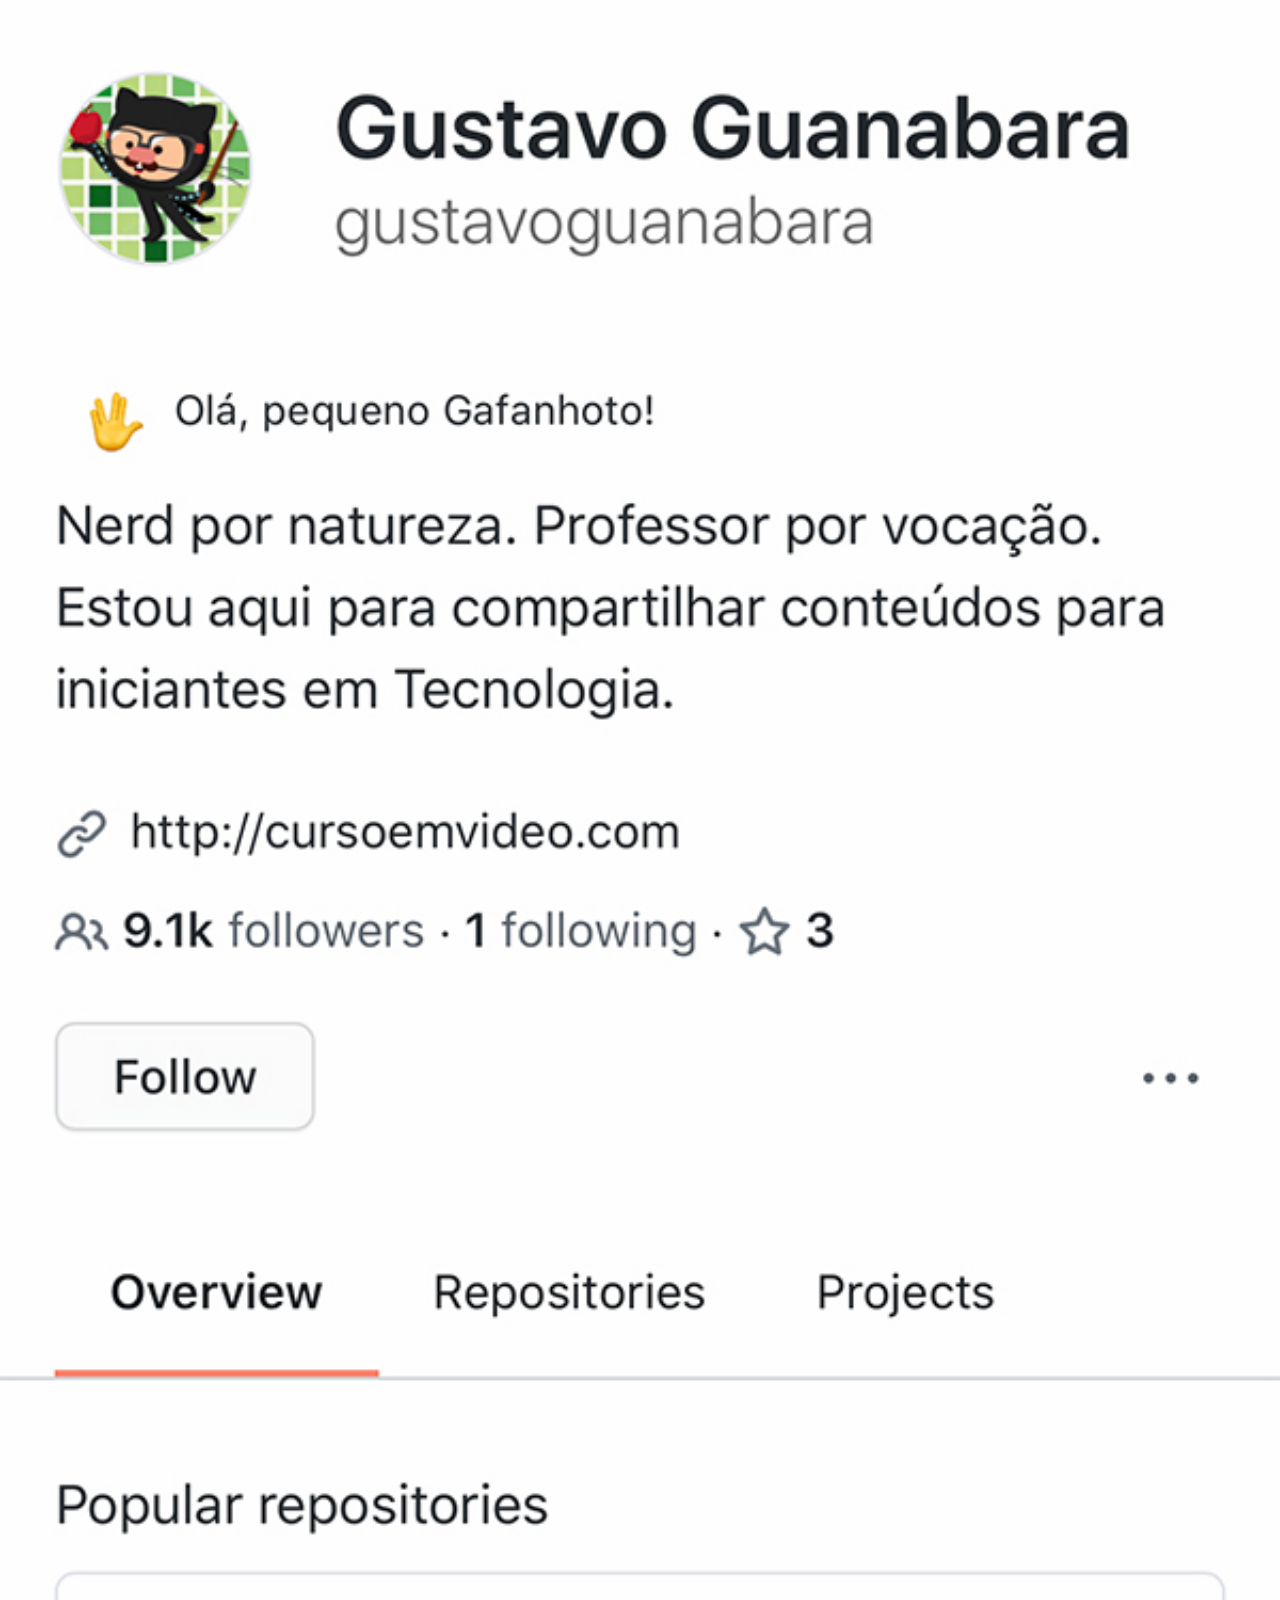
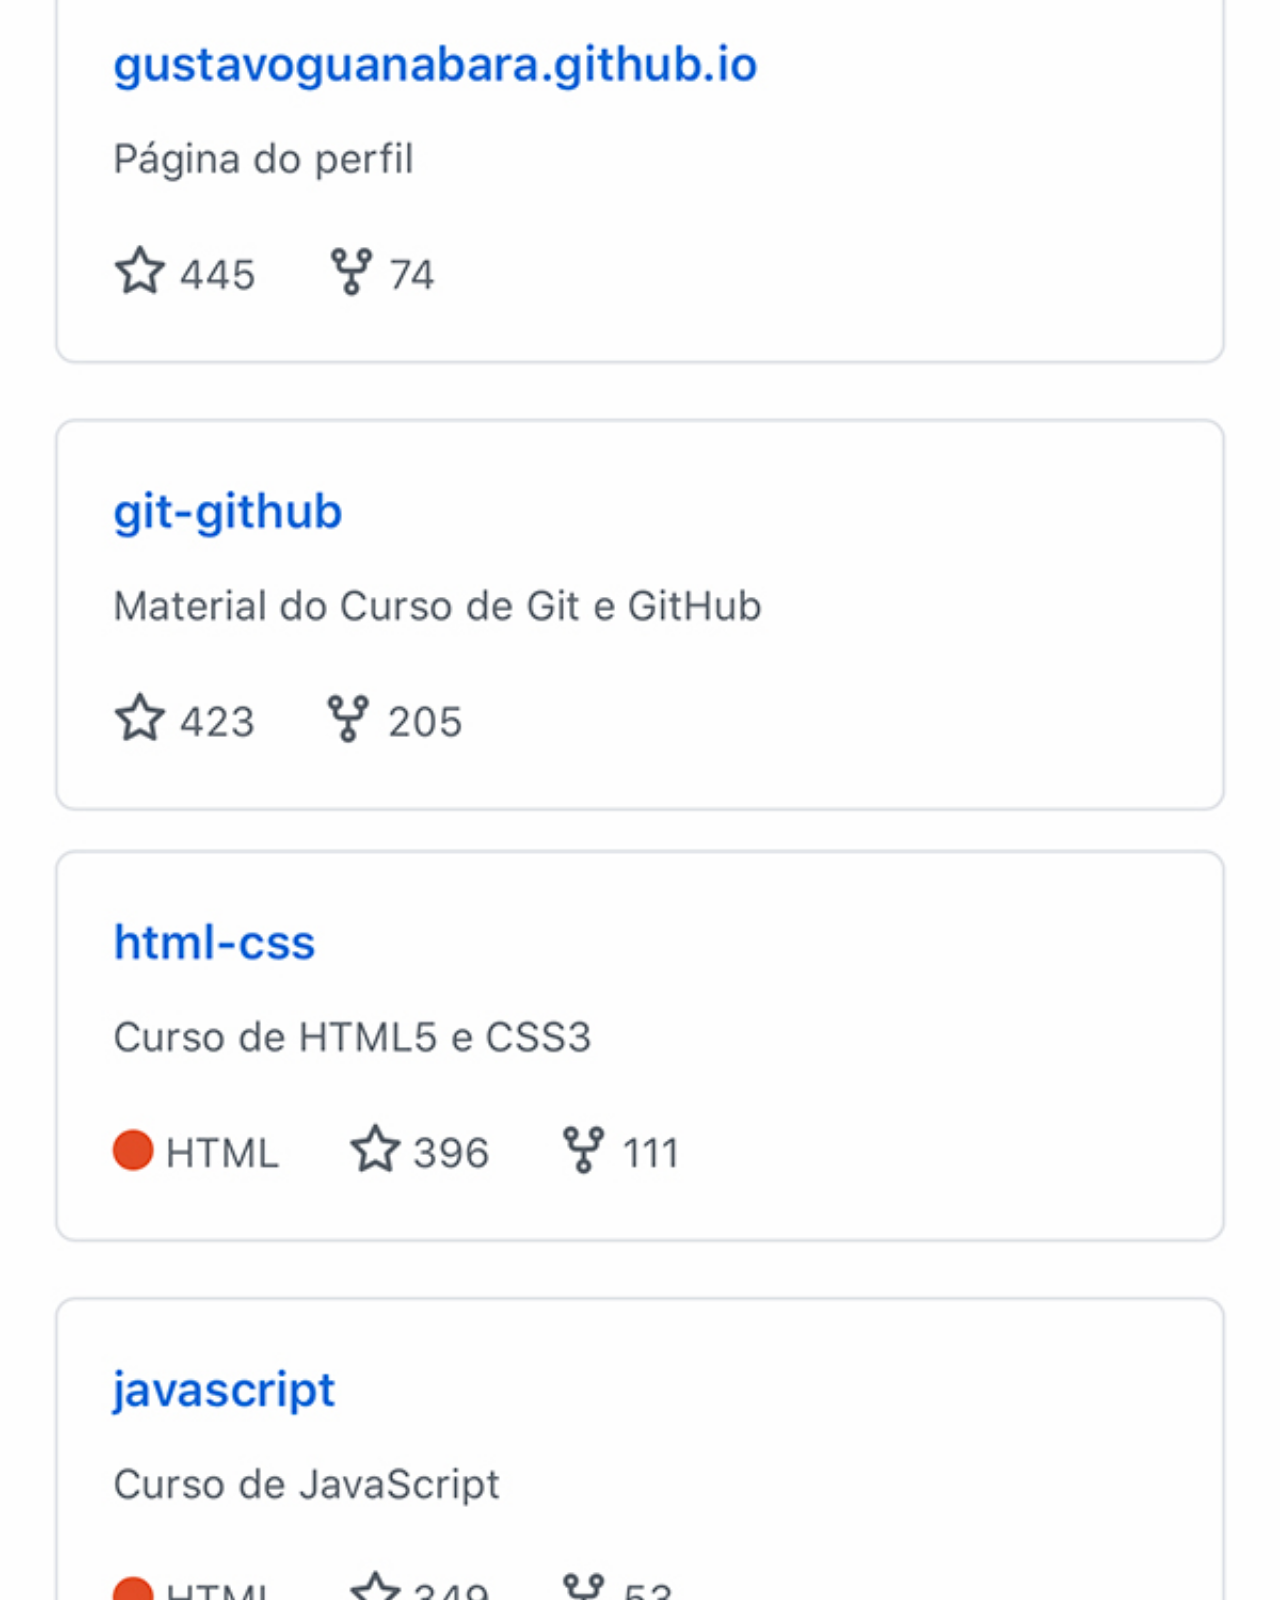
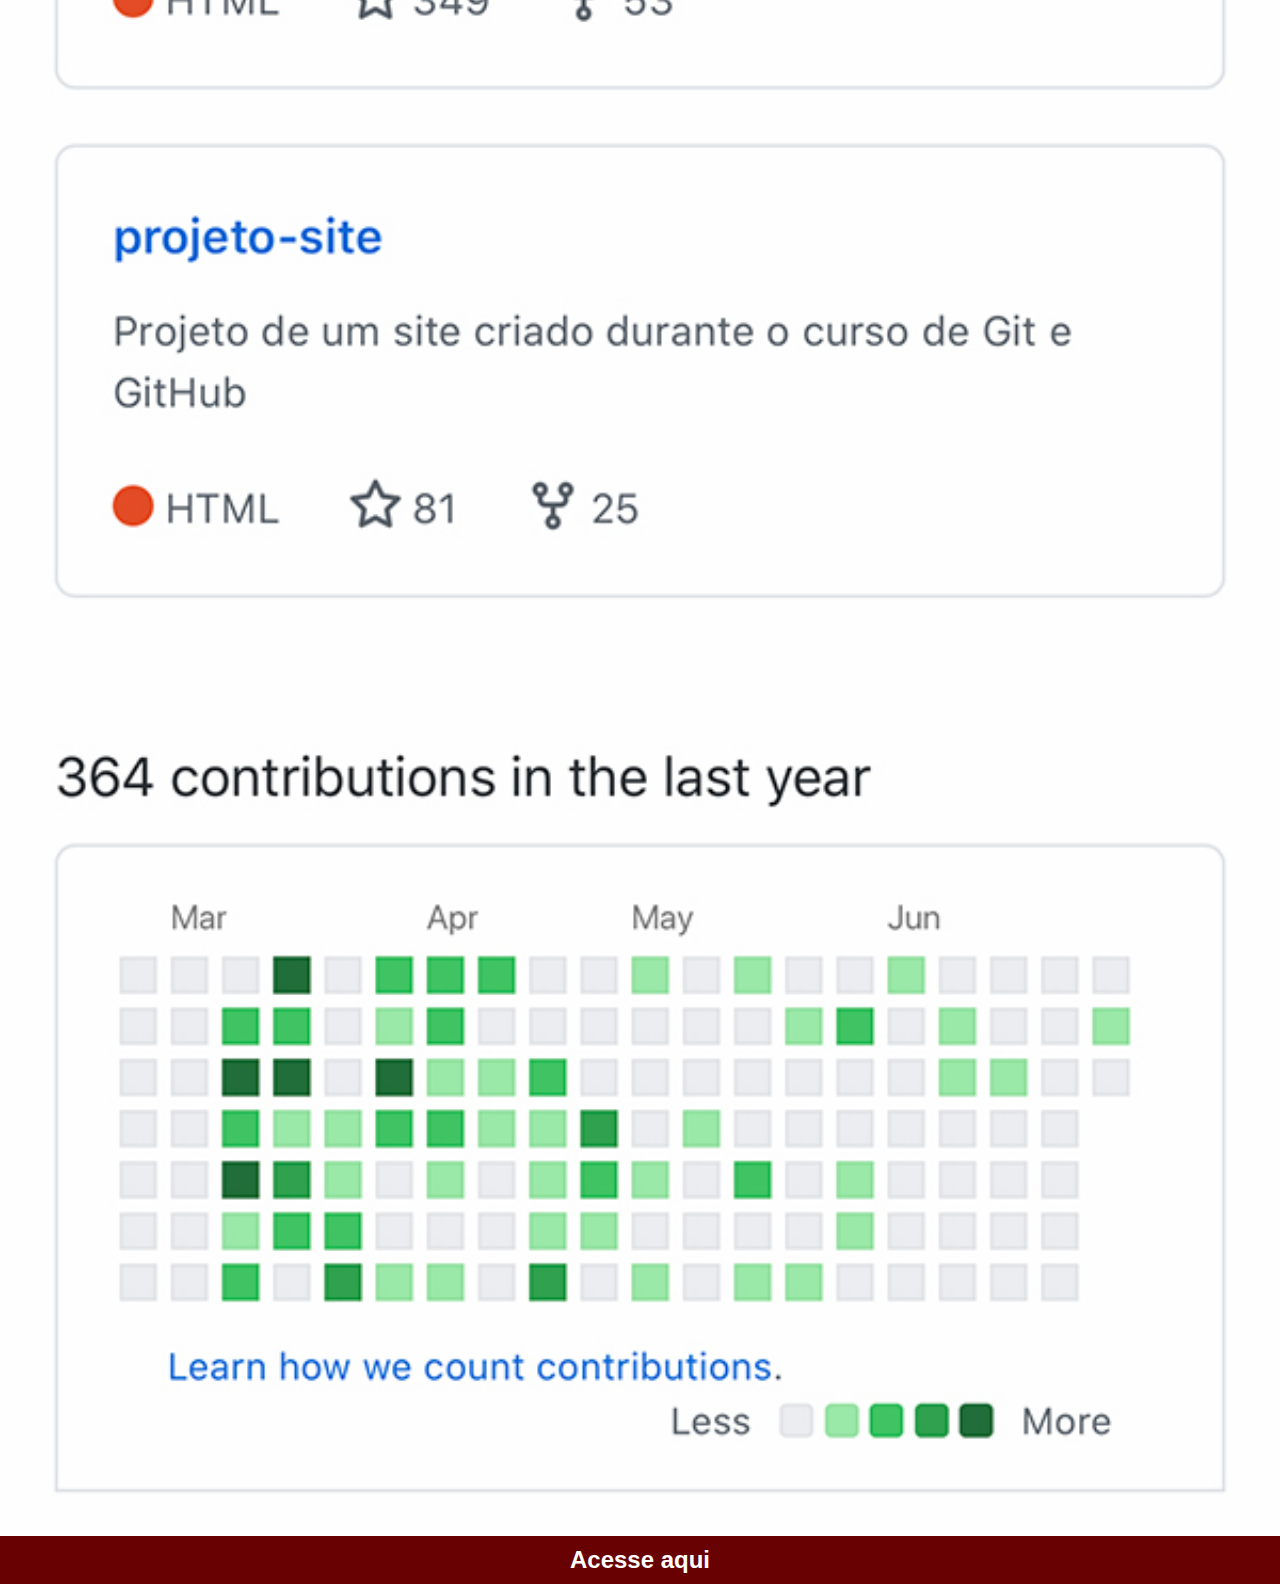
<file: github.html>
<!DOCTYPE html>
<html lang="pt-br">
<head>
    <meta charset="UTF-8">
    <meta http-equiv="X-UA-Compatible" content="IE=edge">
    <meta name="viewport" content="width=device-width, initial-scale=1.0">
    <link rel="stylesheet" href="estilos/social.css">
    <title>GitHub</title>
</head>
<body>
    <main>
        <img src="imagens/tela-github.jpg" alt="">
        <a href="https://github.com/correianeto" target="_blank">Acesse aqui</a>
    </main>
</body>
</html>
</file>
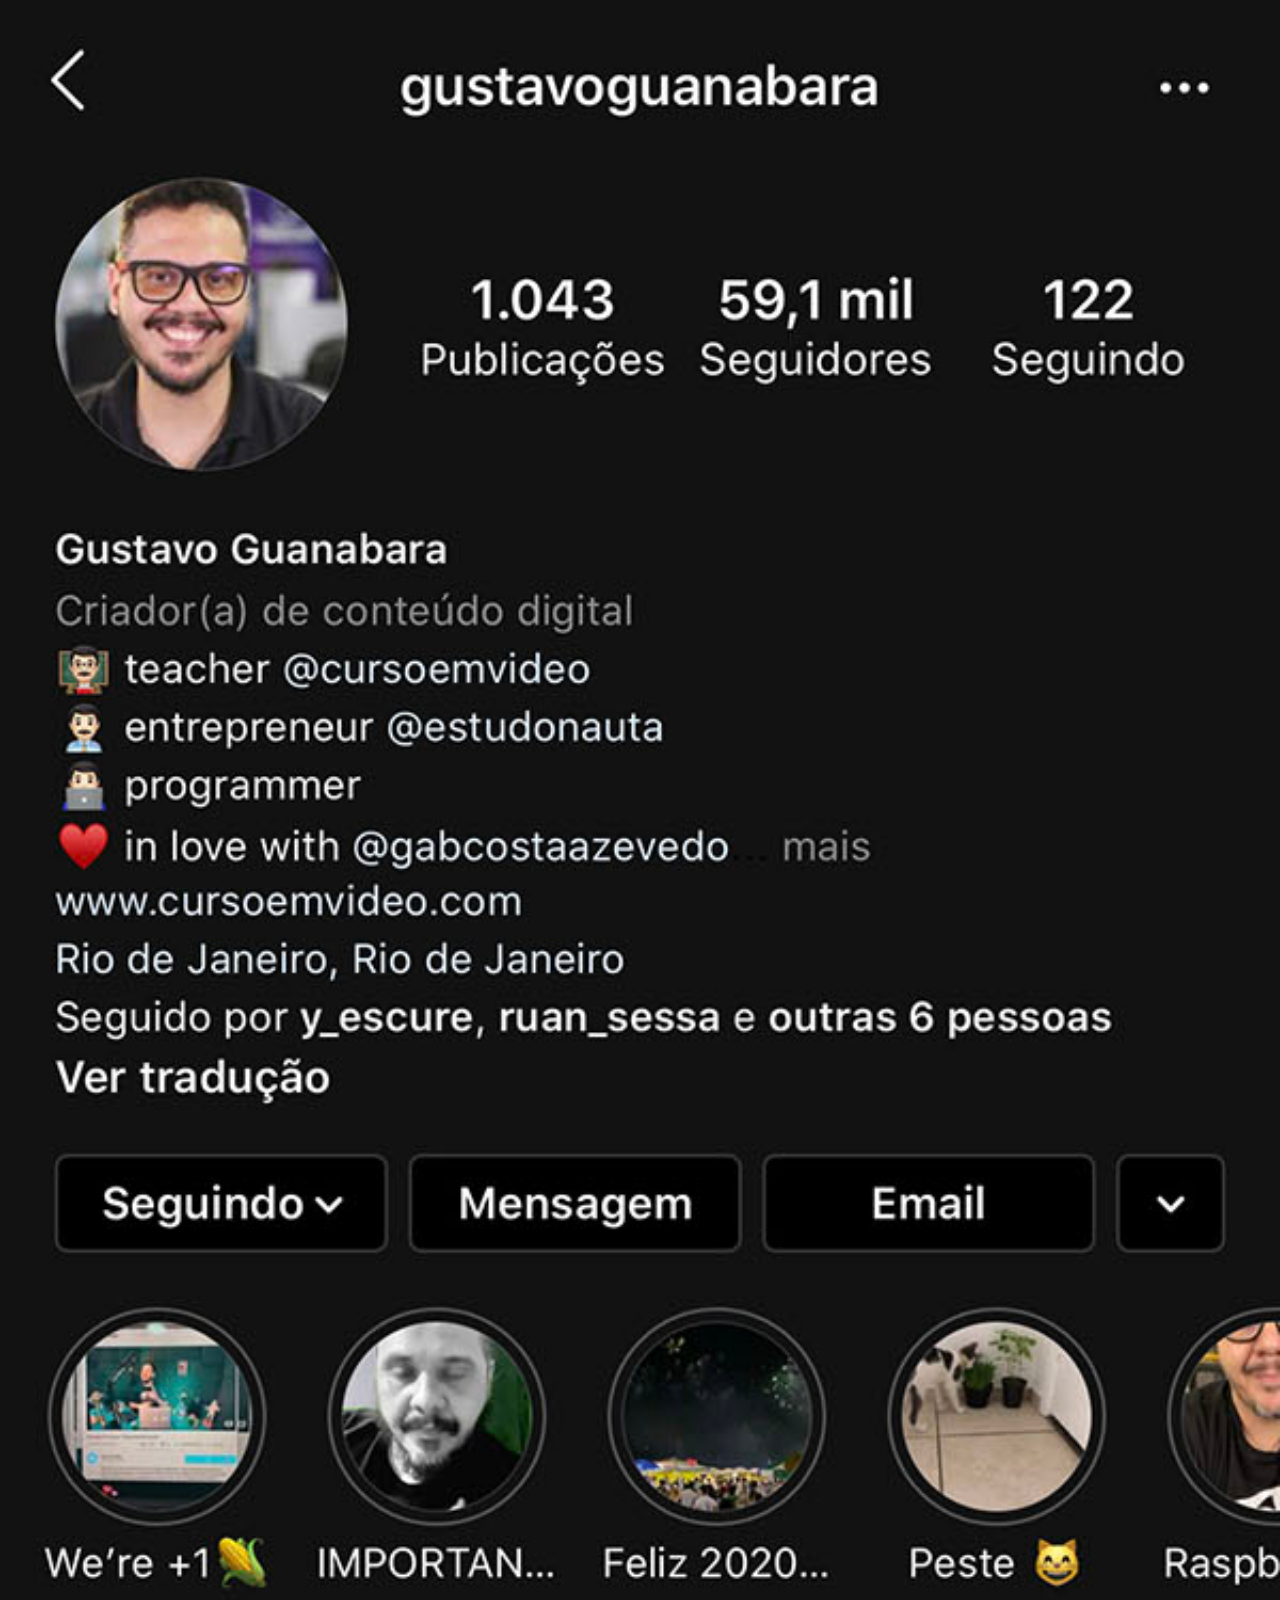
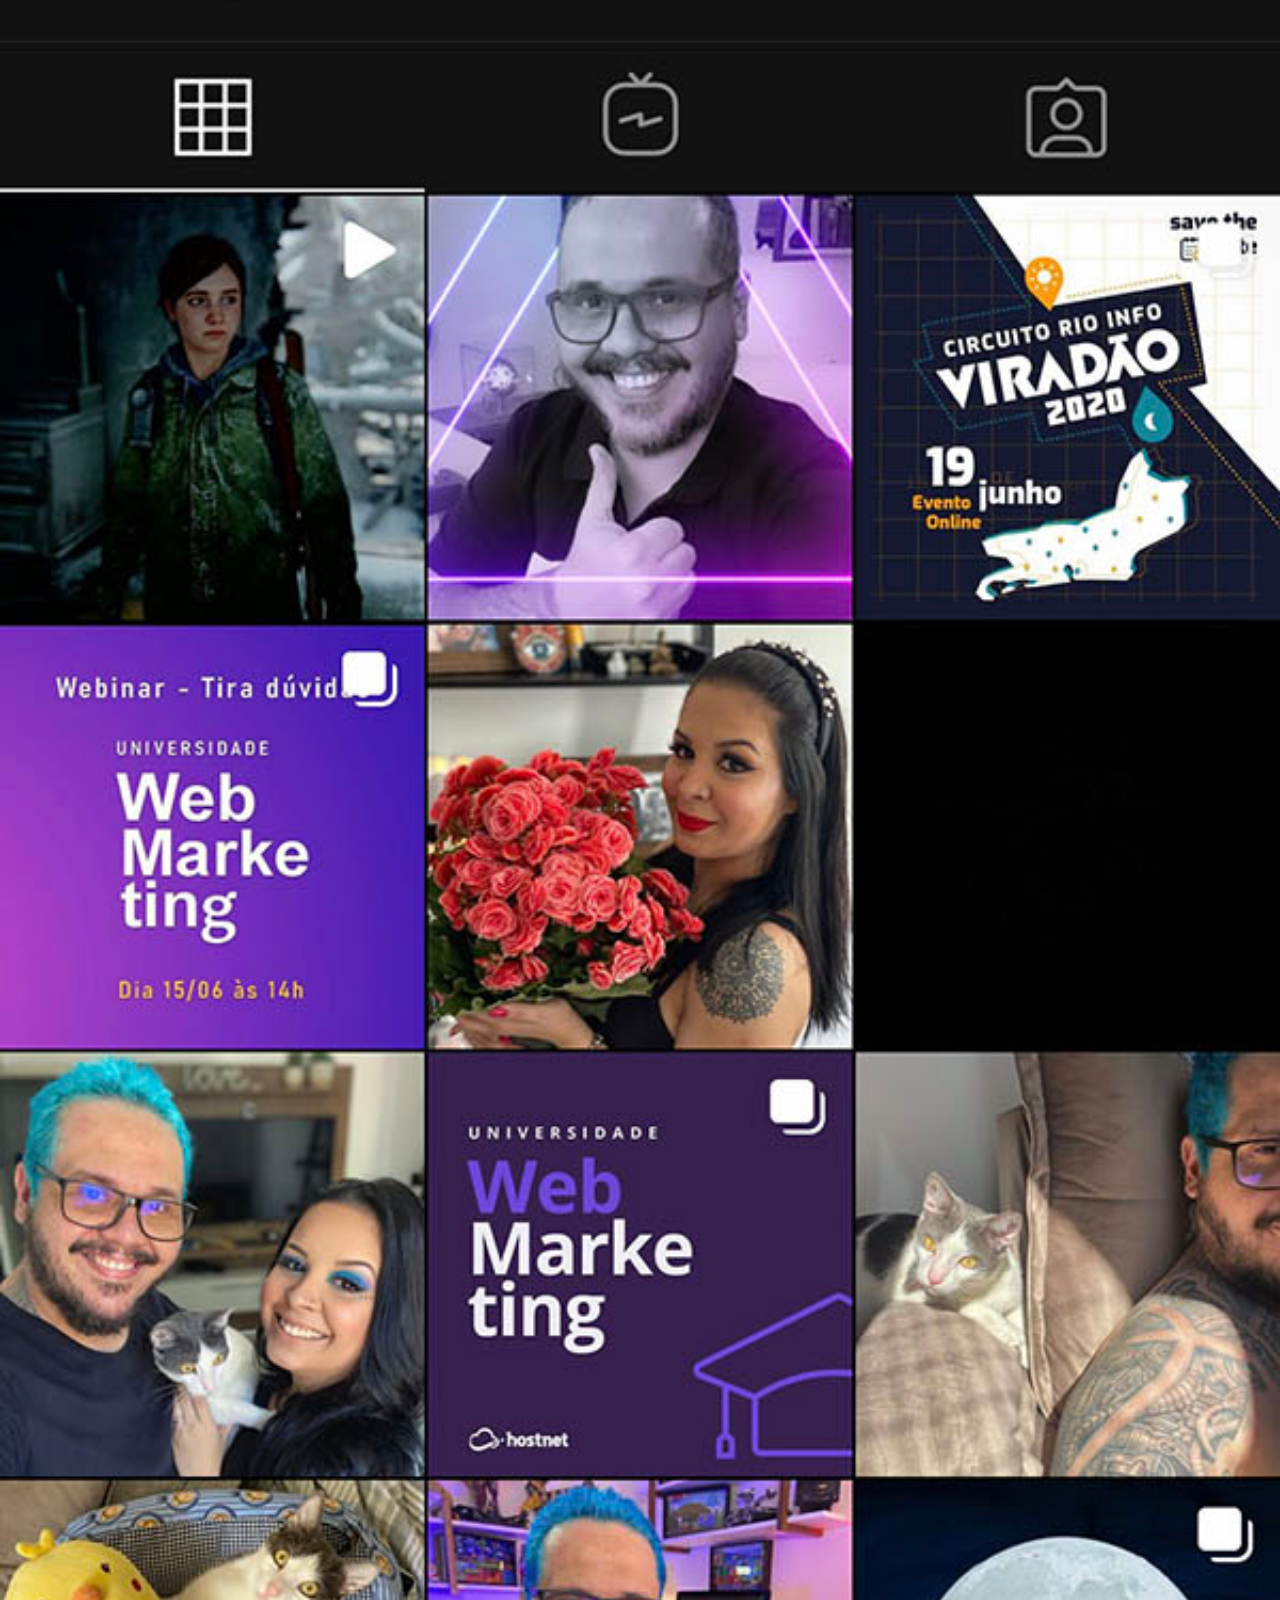
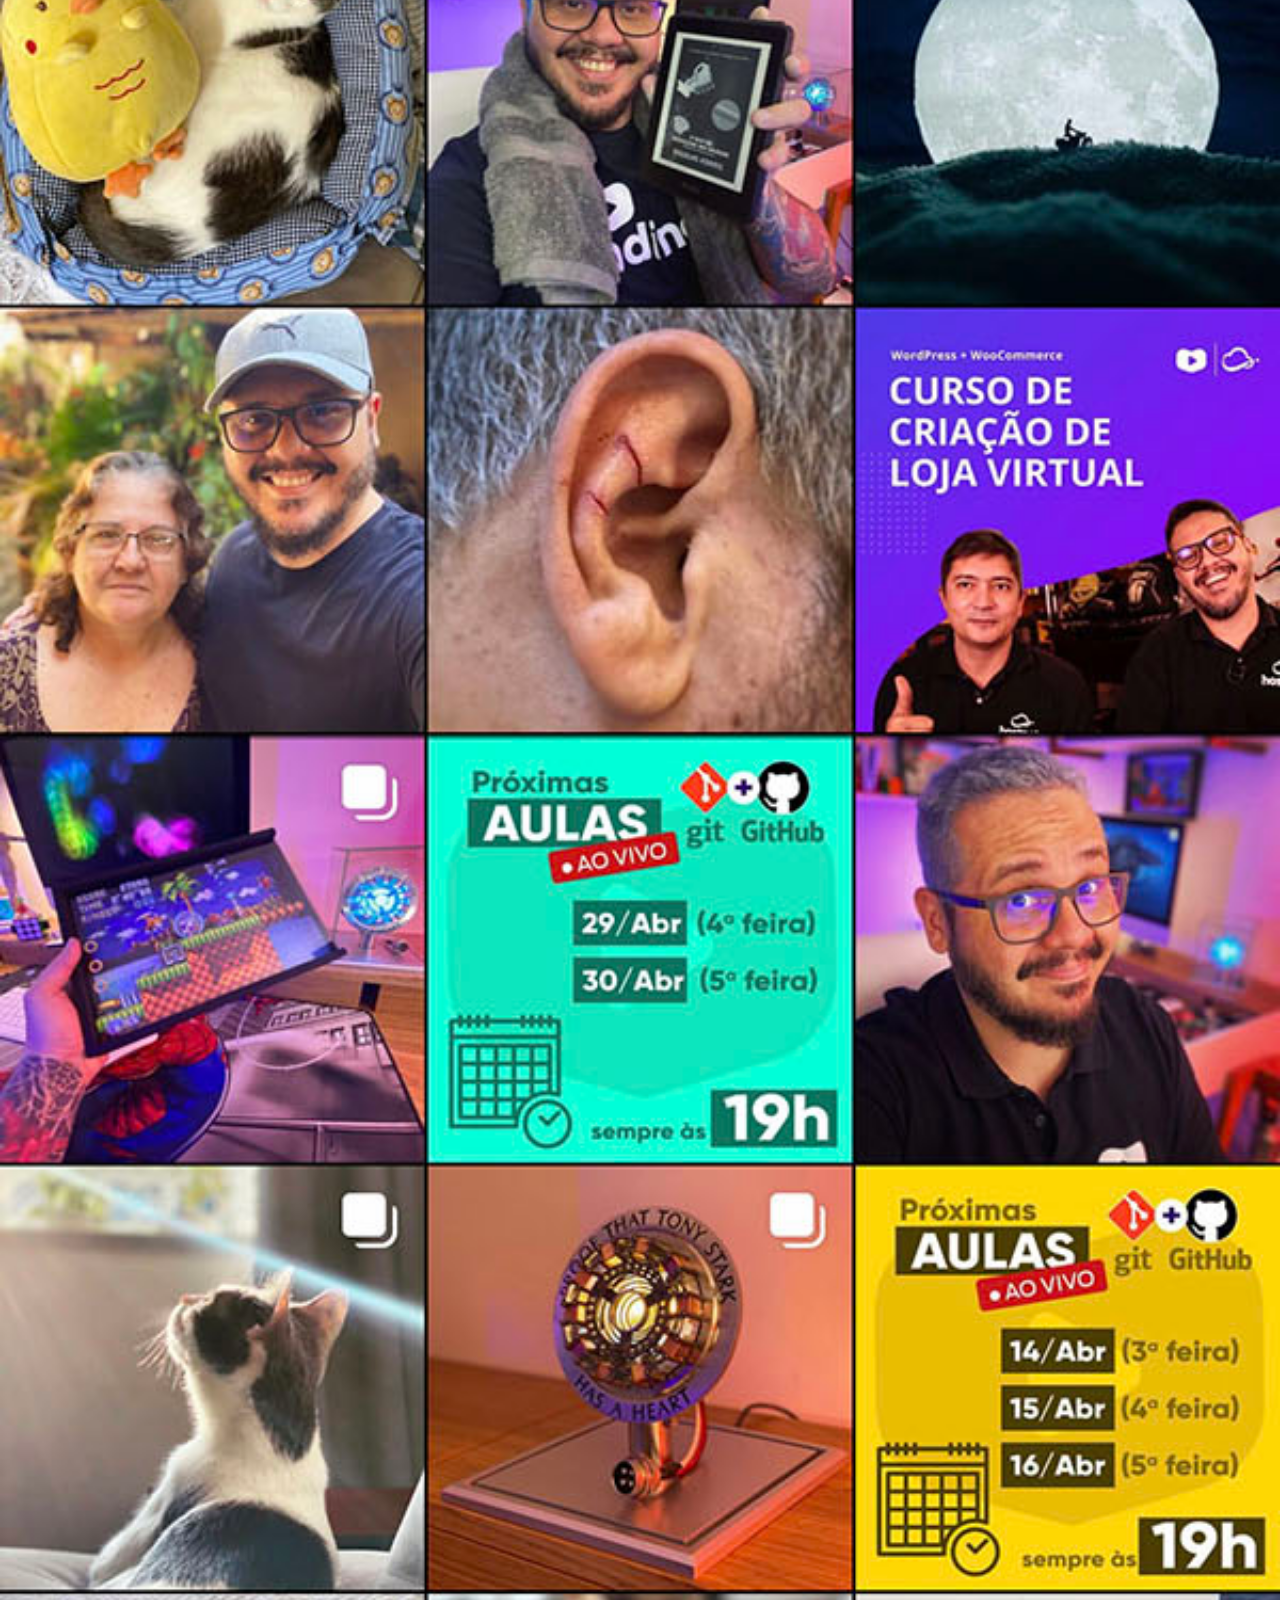
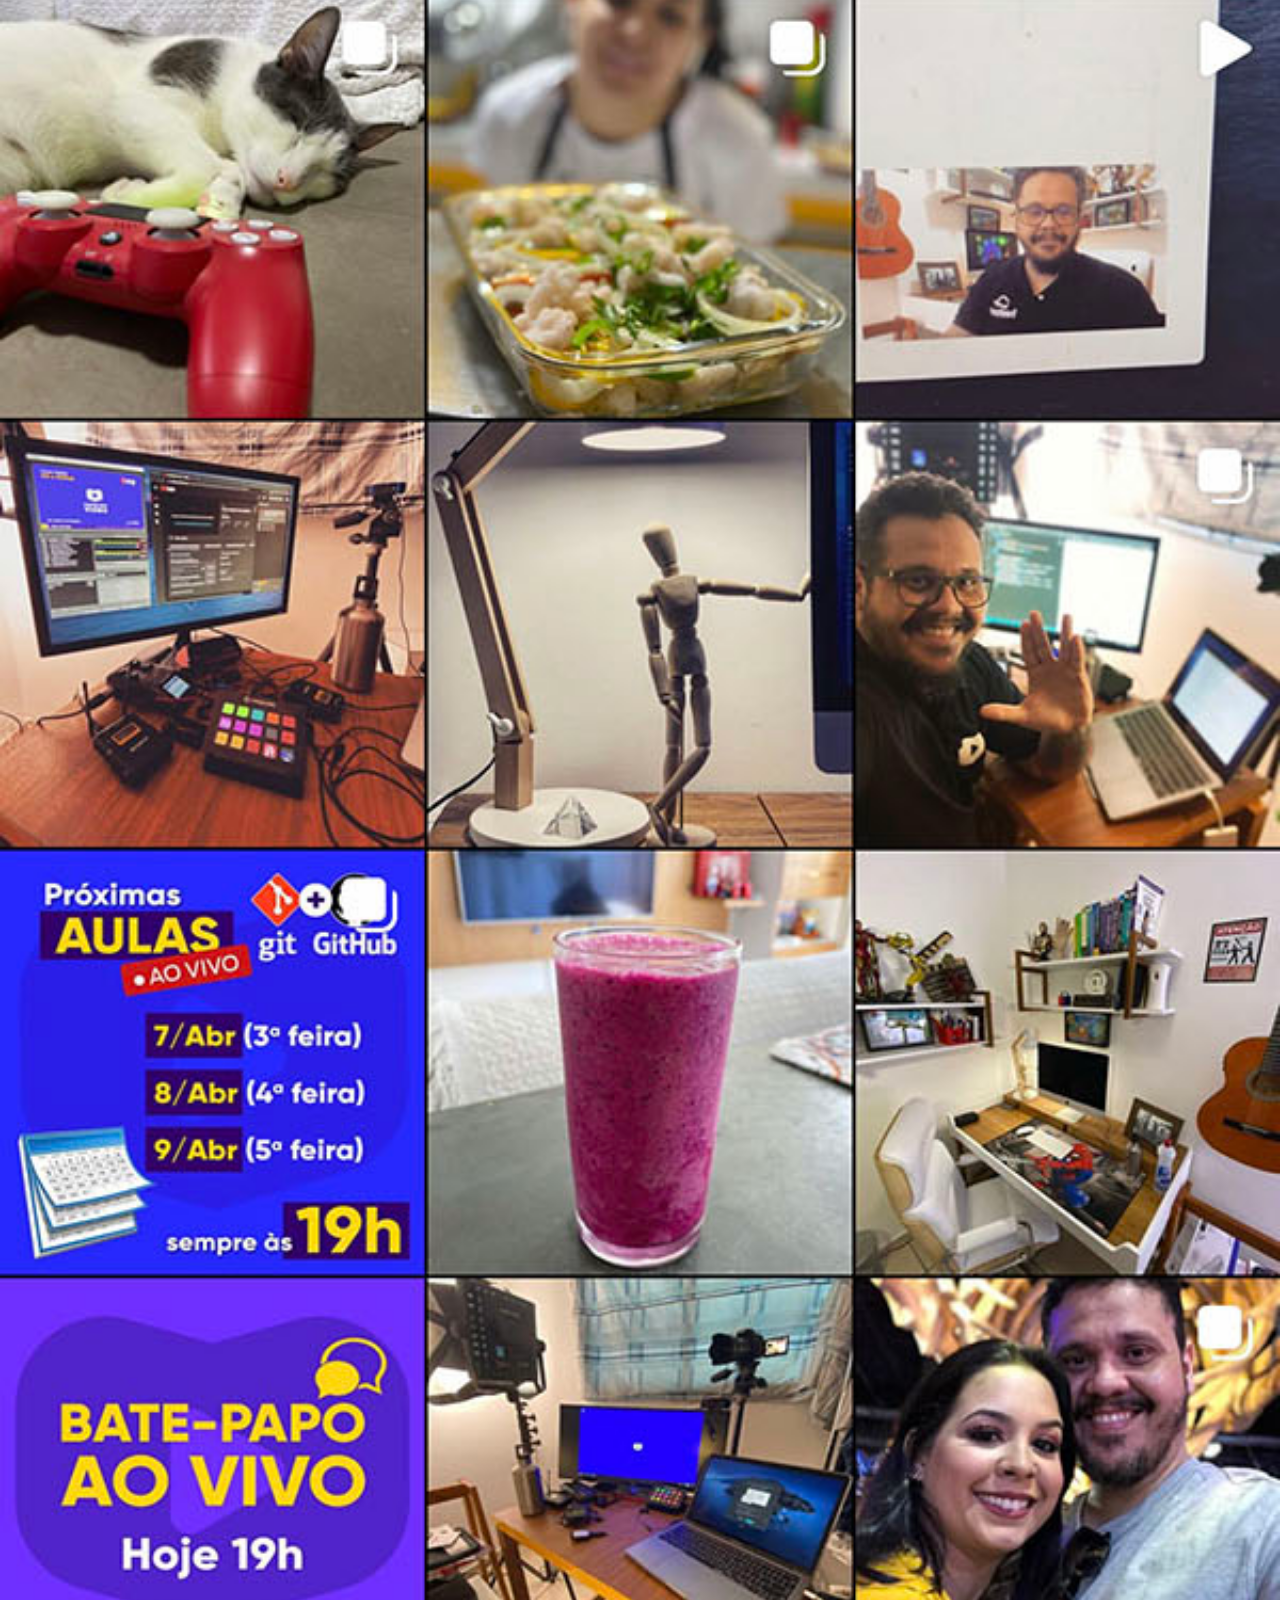
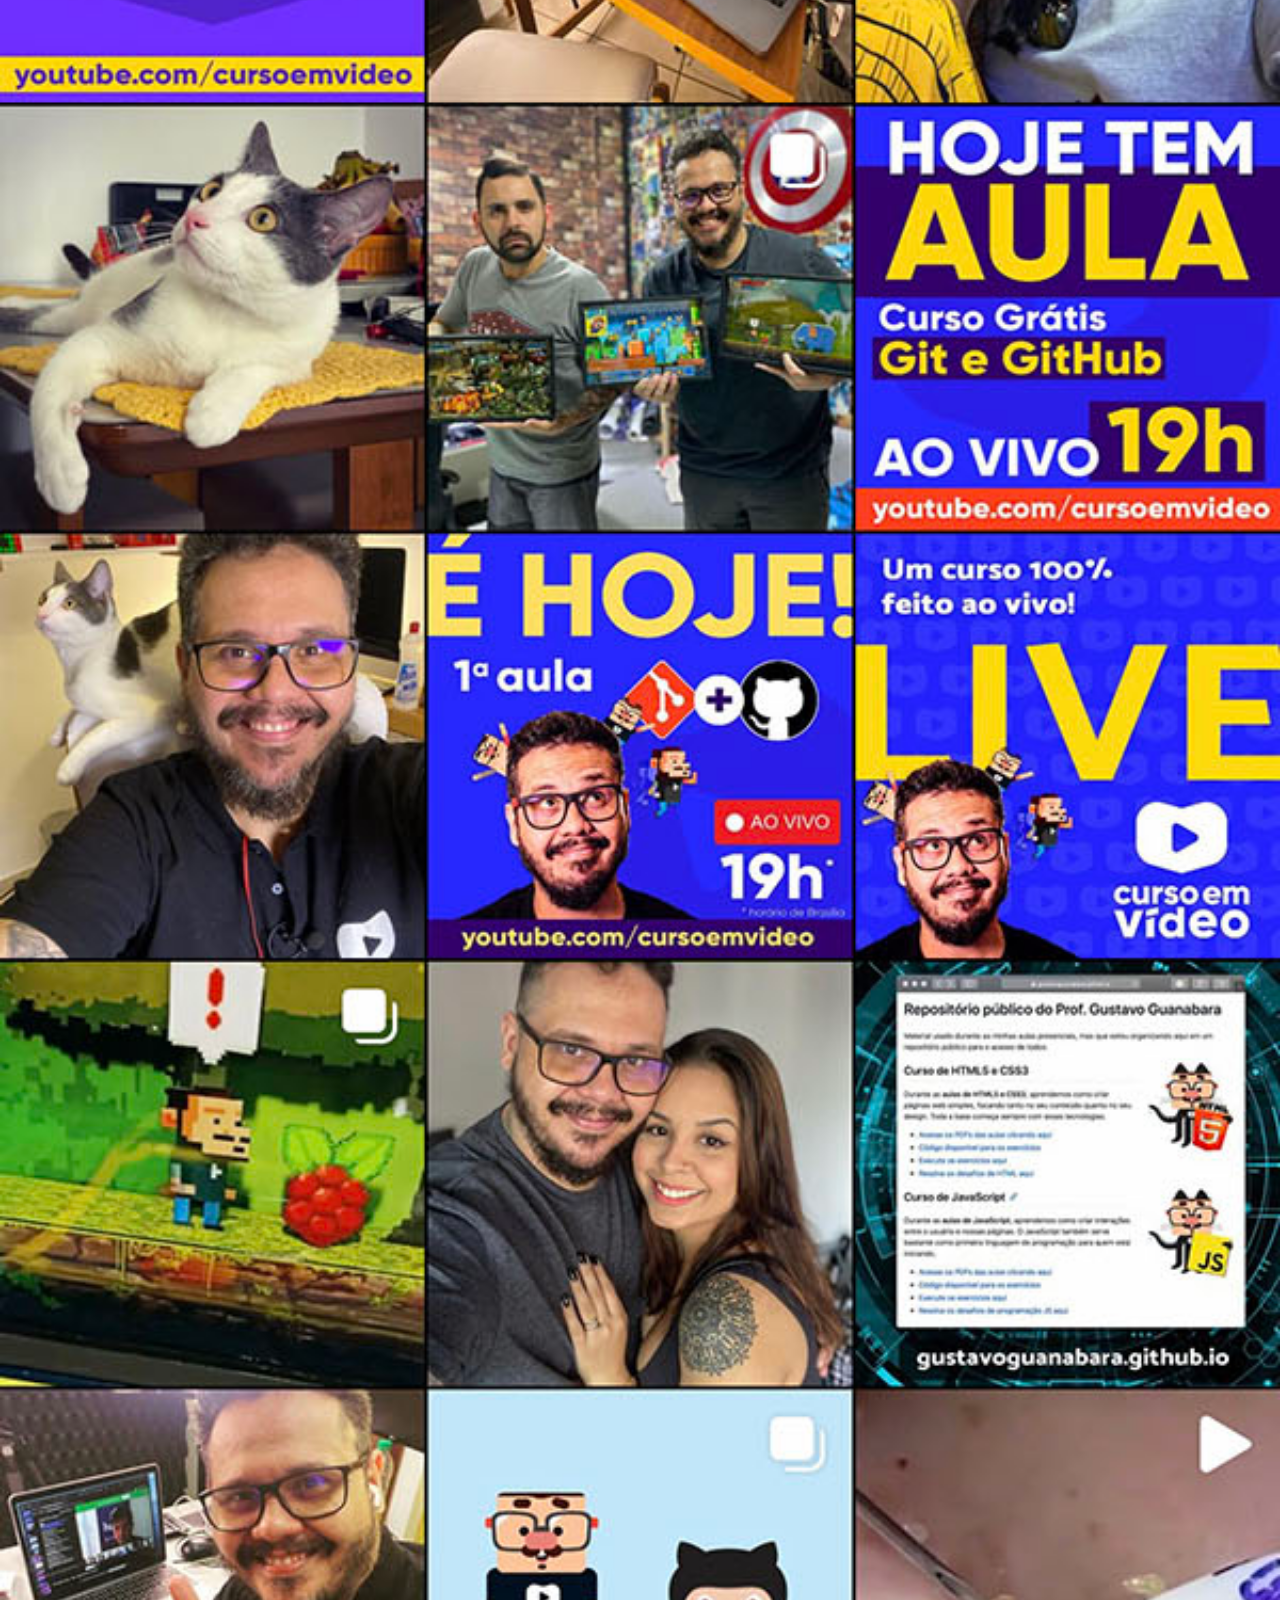
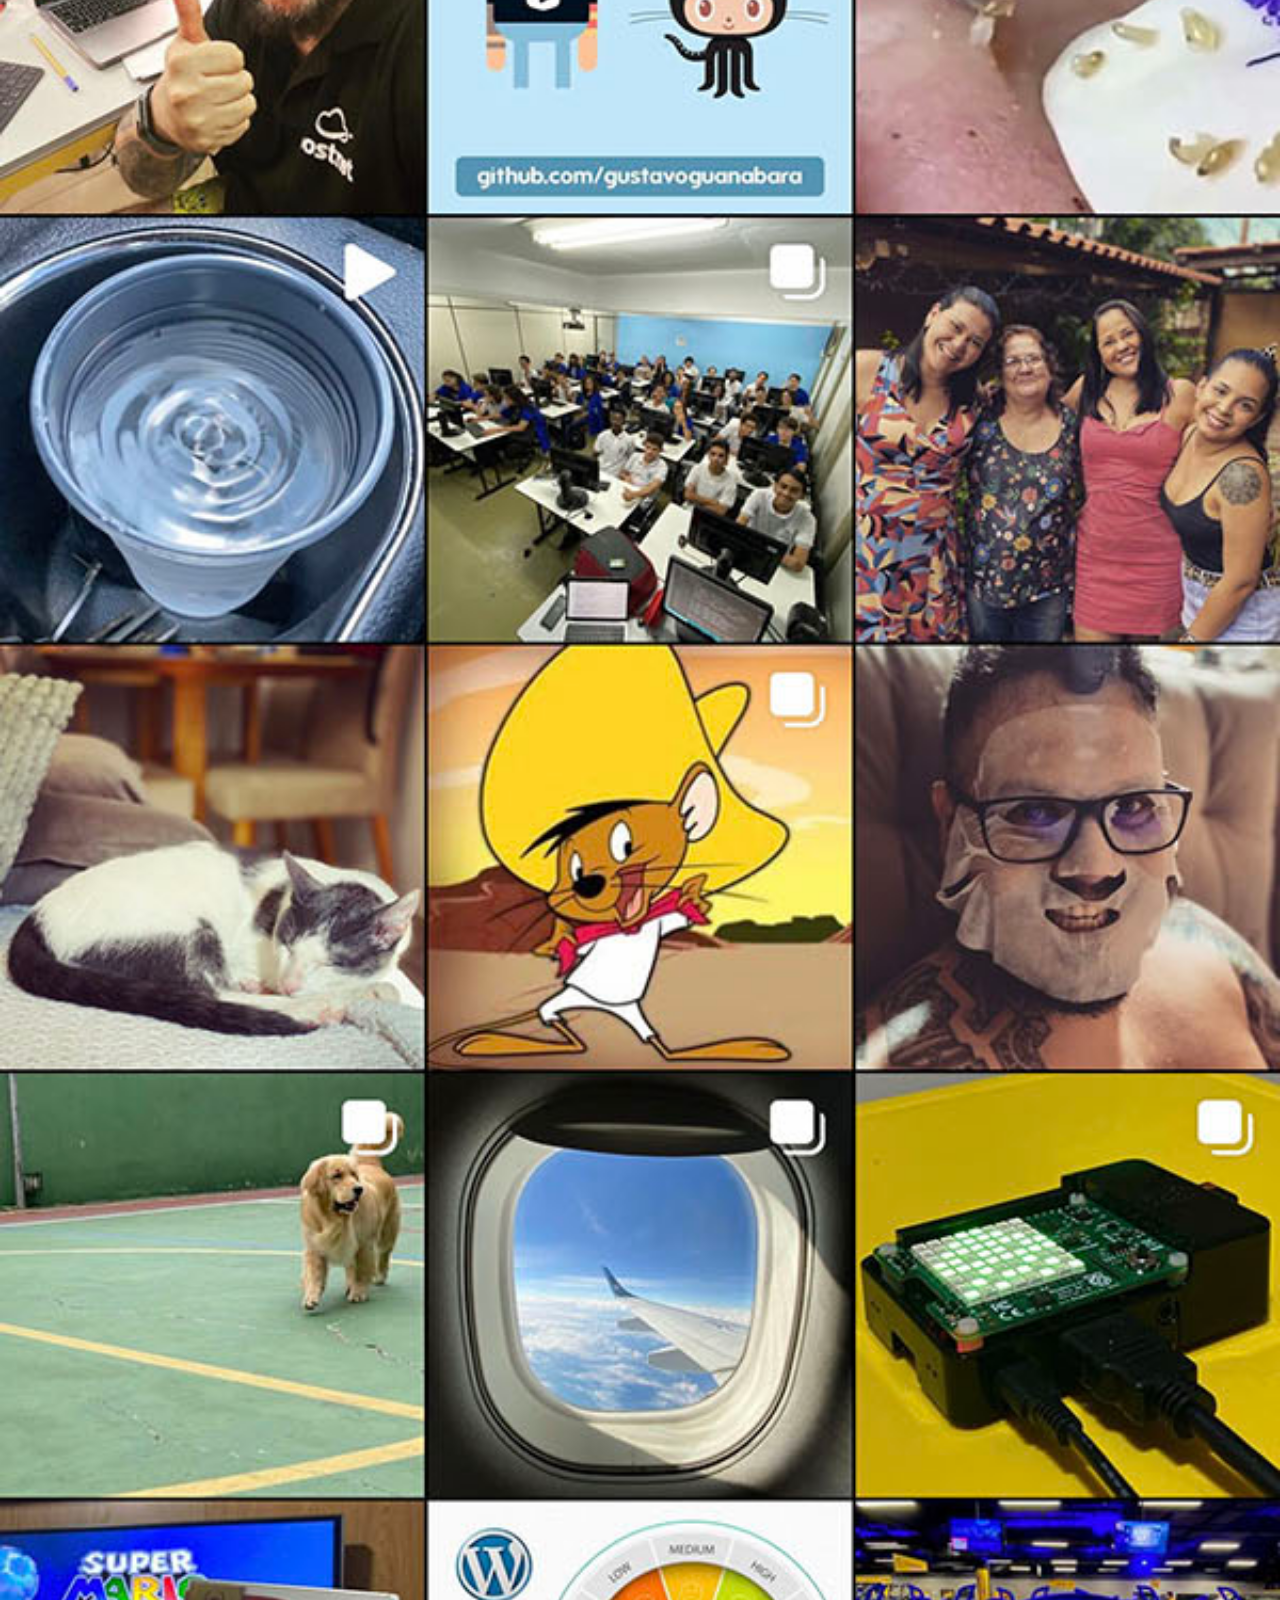
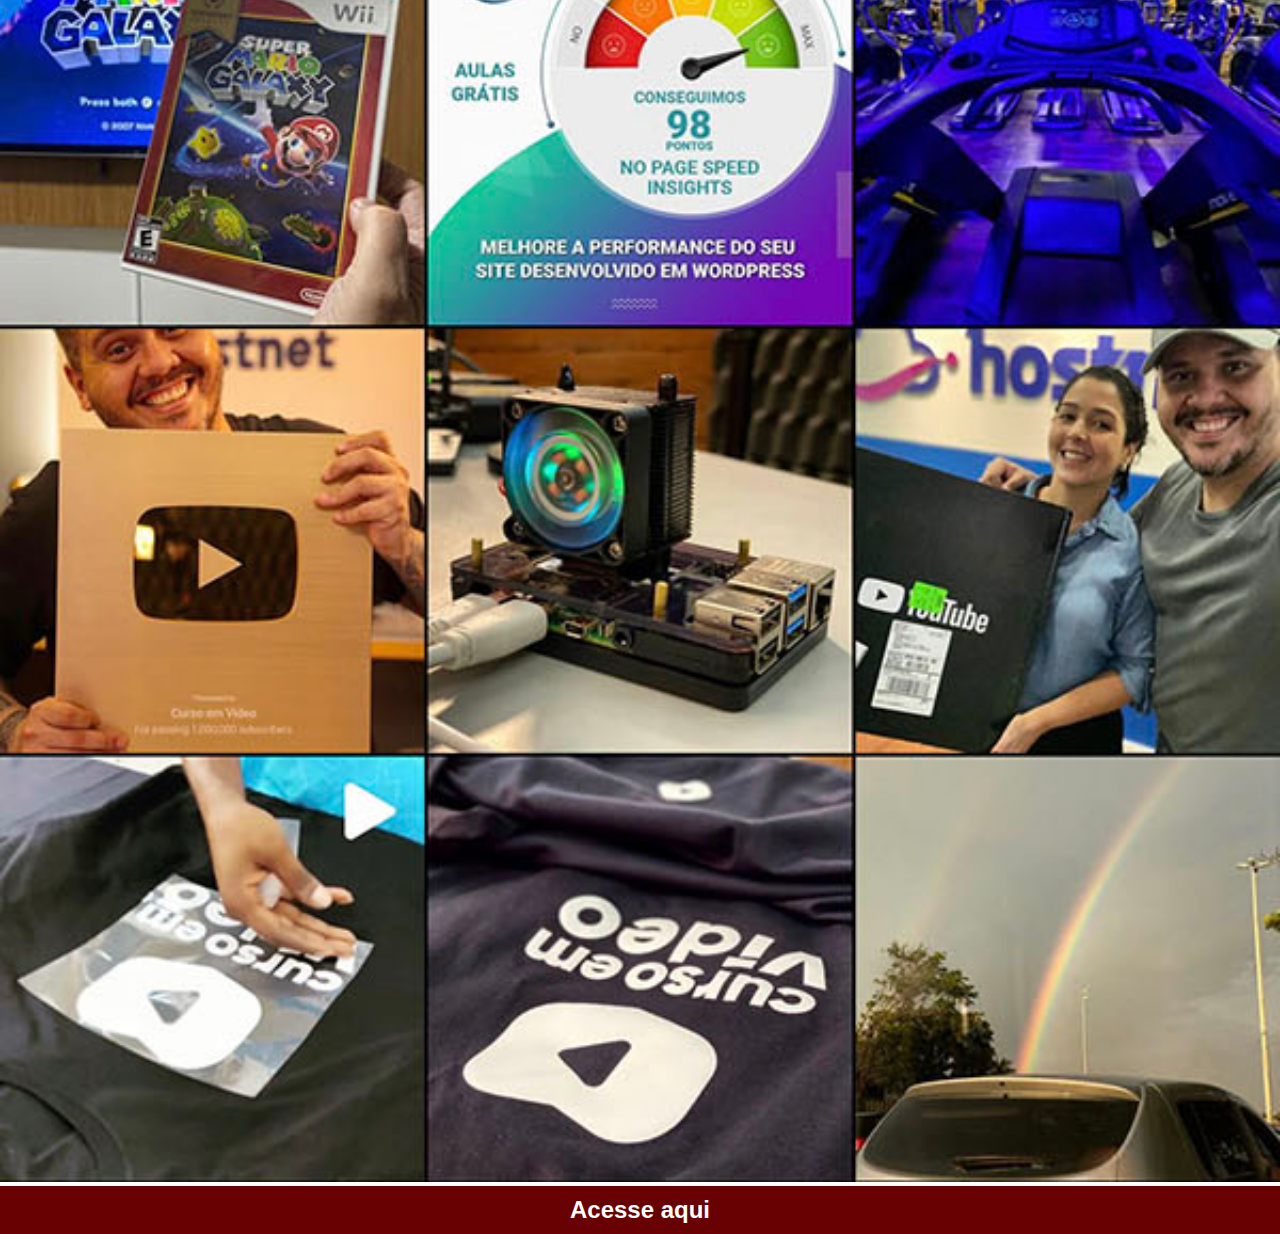
<file: instagram.html>
<!DOCTYPE html>
<html lang="pt-br">
<head>
    <meta charset="UTF-8">
    <meta http-equiv="X-UA-Compatible" content="IE=edge">
    <meta name="viewport" content="width=device-width, initial-scale=1.0">
    <link rel="stylesheet" href="estilos/social.css">
    <title>Instagram</title>
</head>
<body>
    <main>
        <img src="imagens/tela-instagram.jpg" alt="">
        <a href="instagram.com/netoo.almeida/" target="_blank">Acesse aqui</a>
    </main>
</body>
</html>
</file>
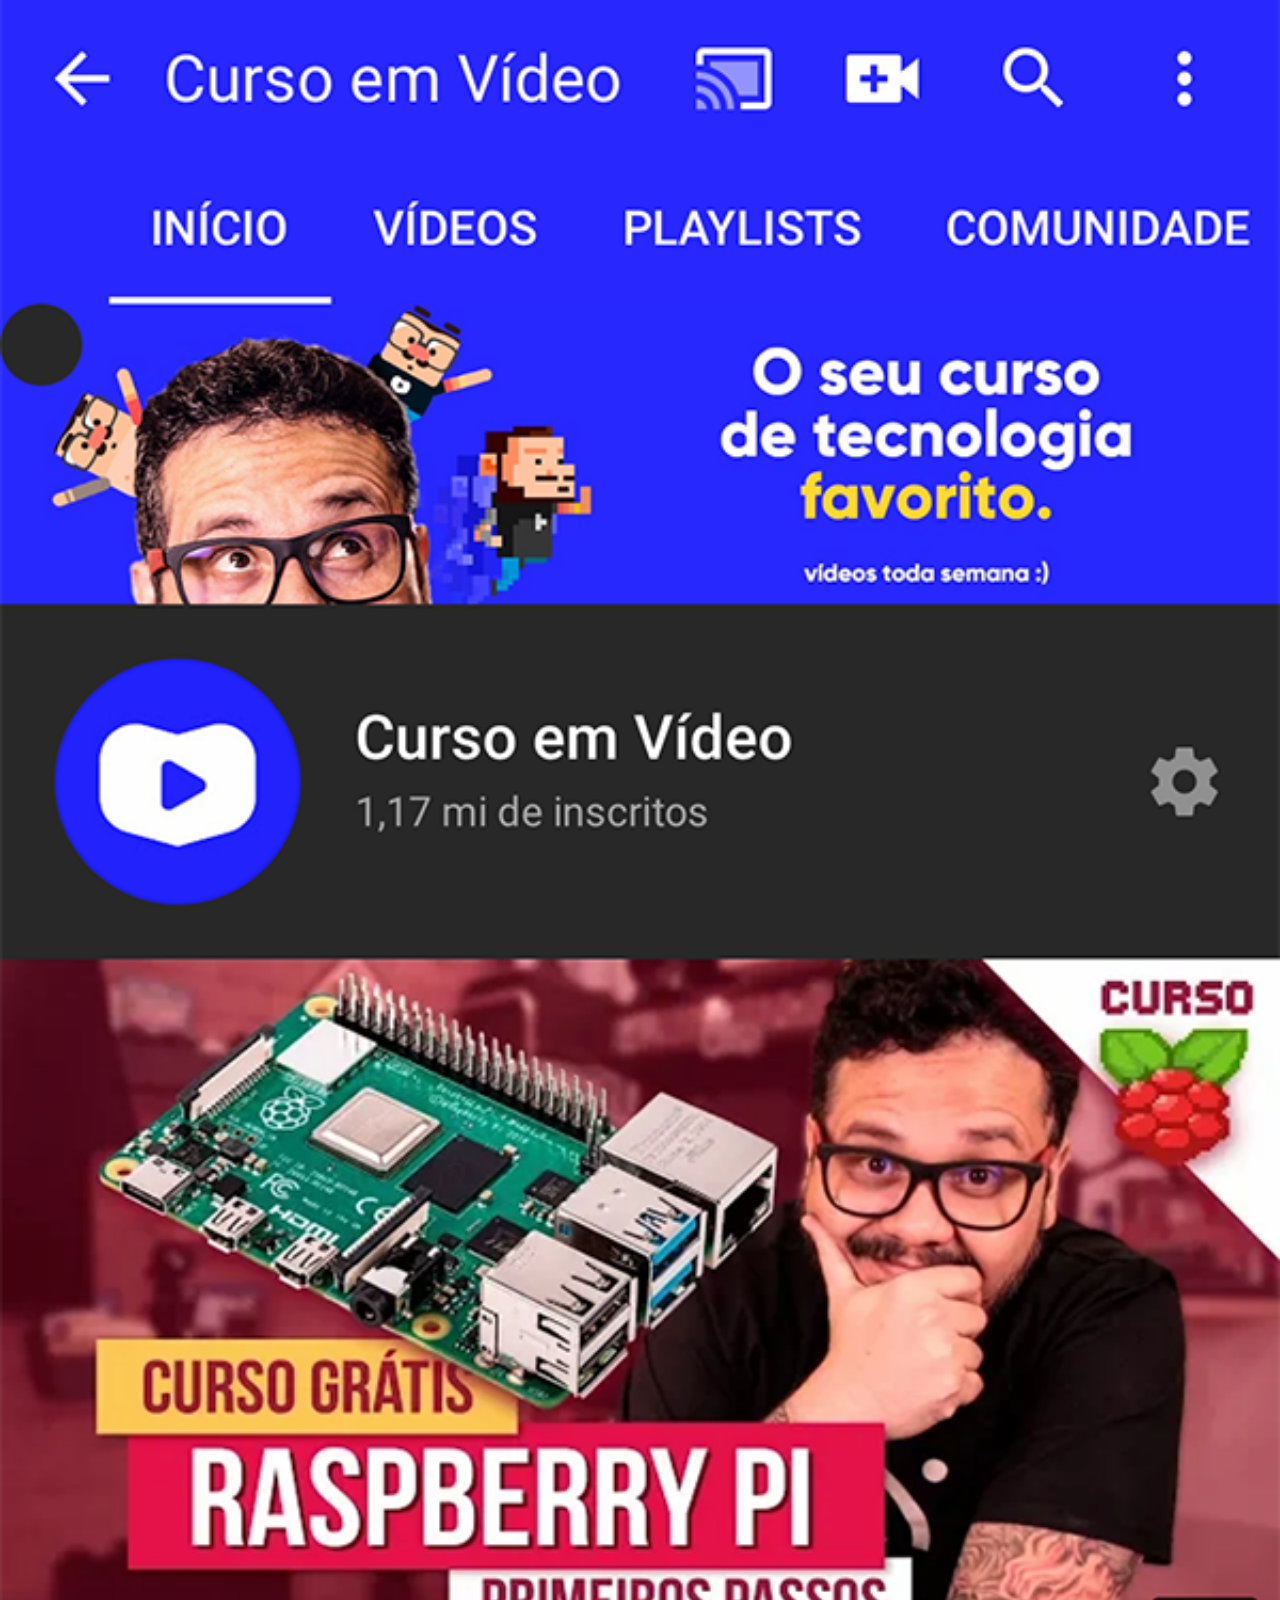
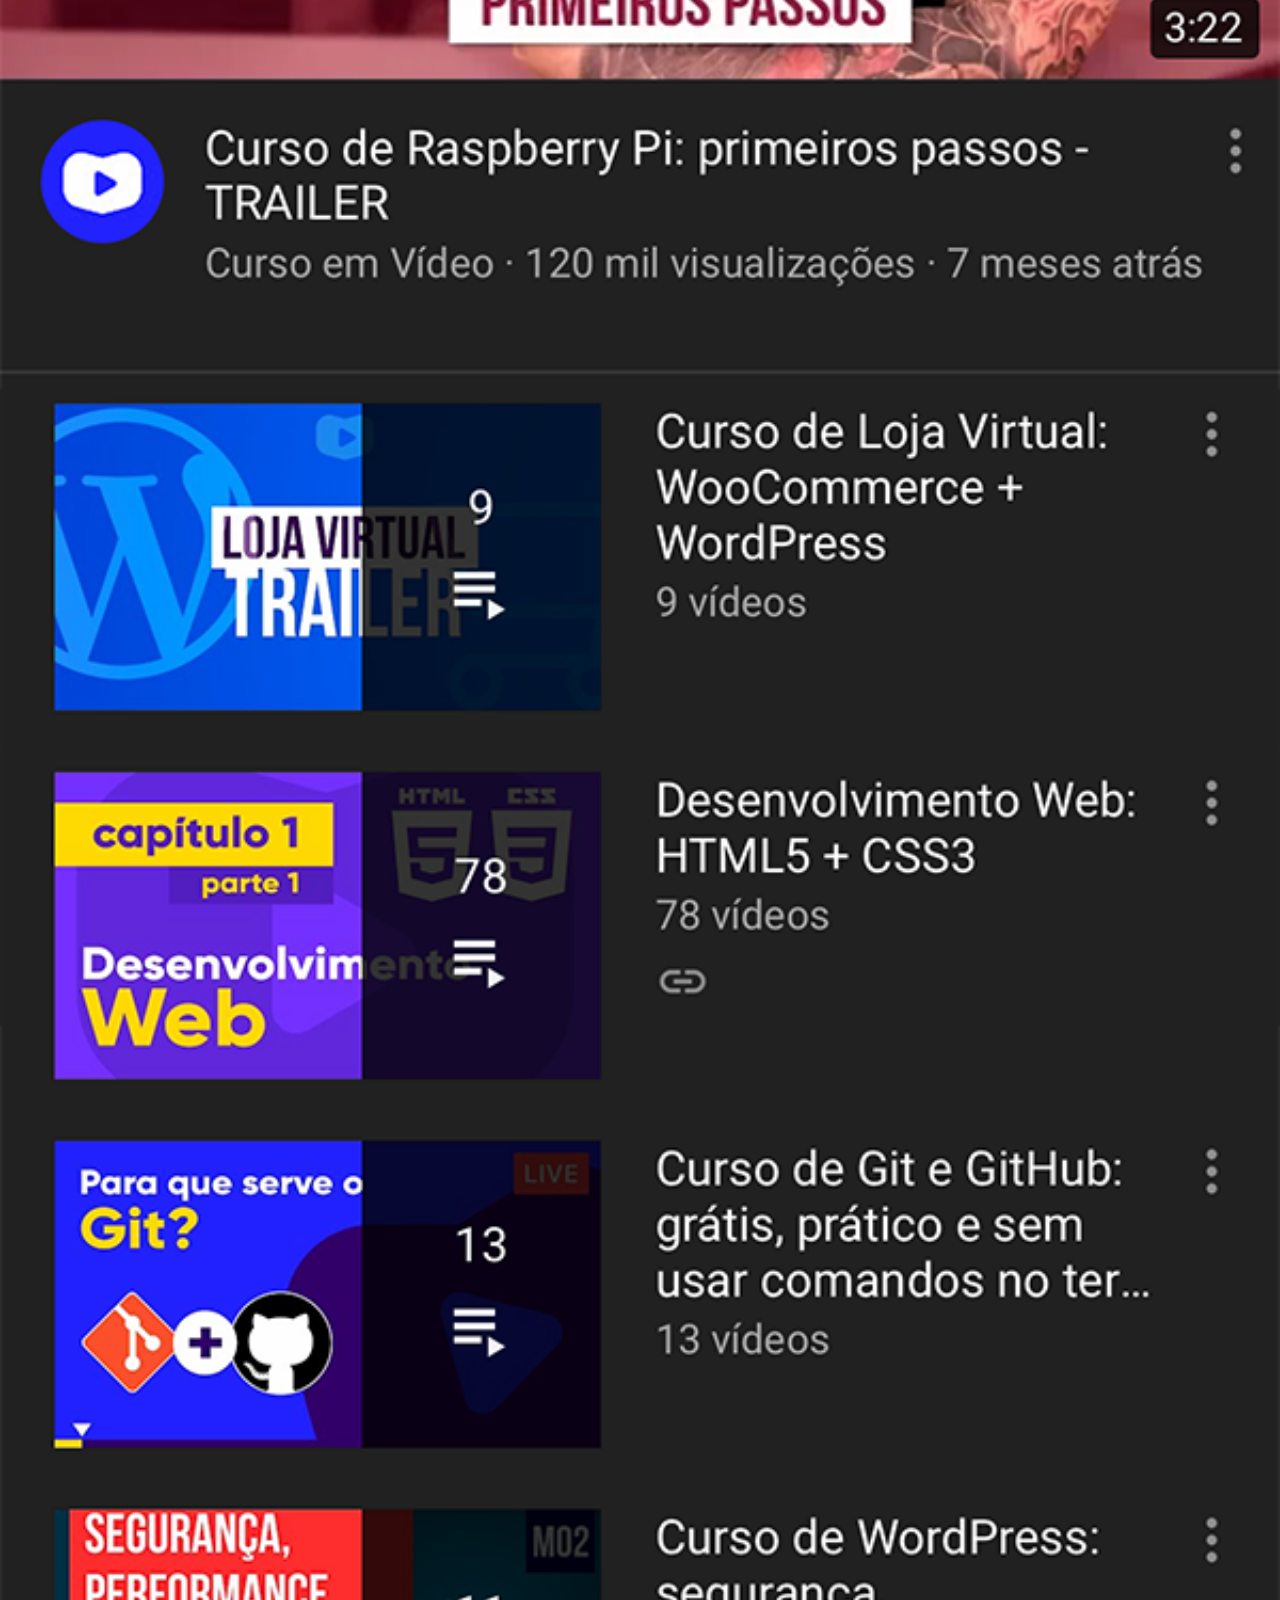
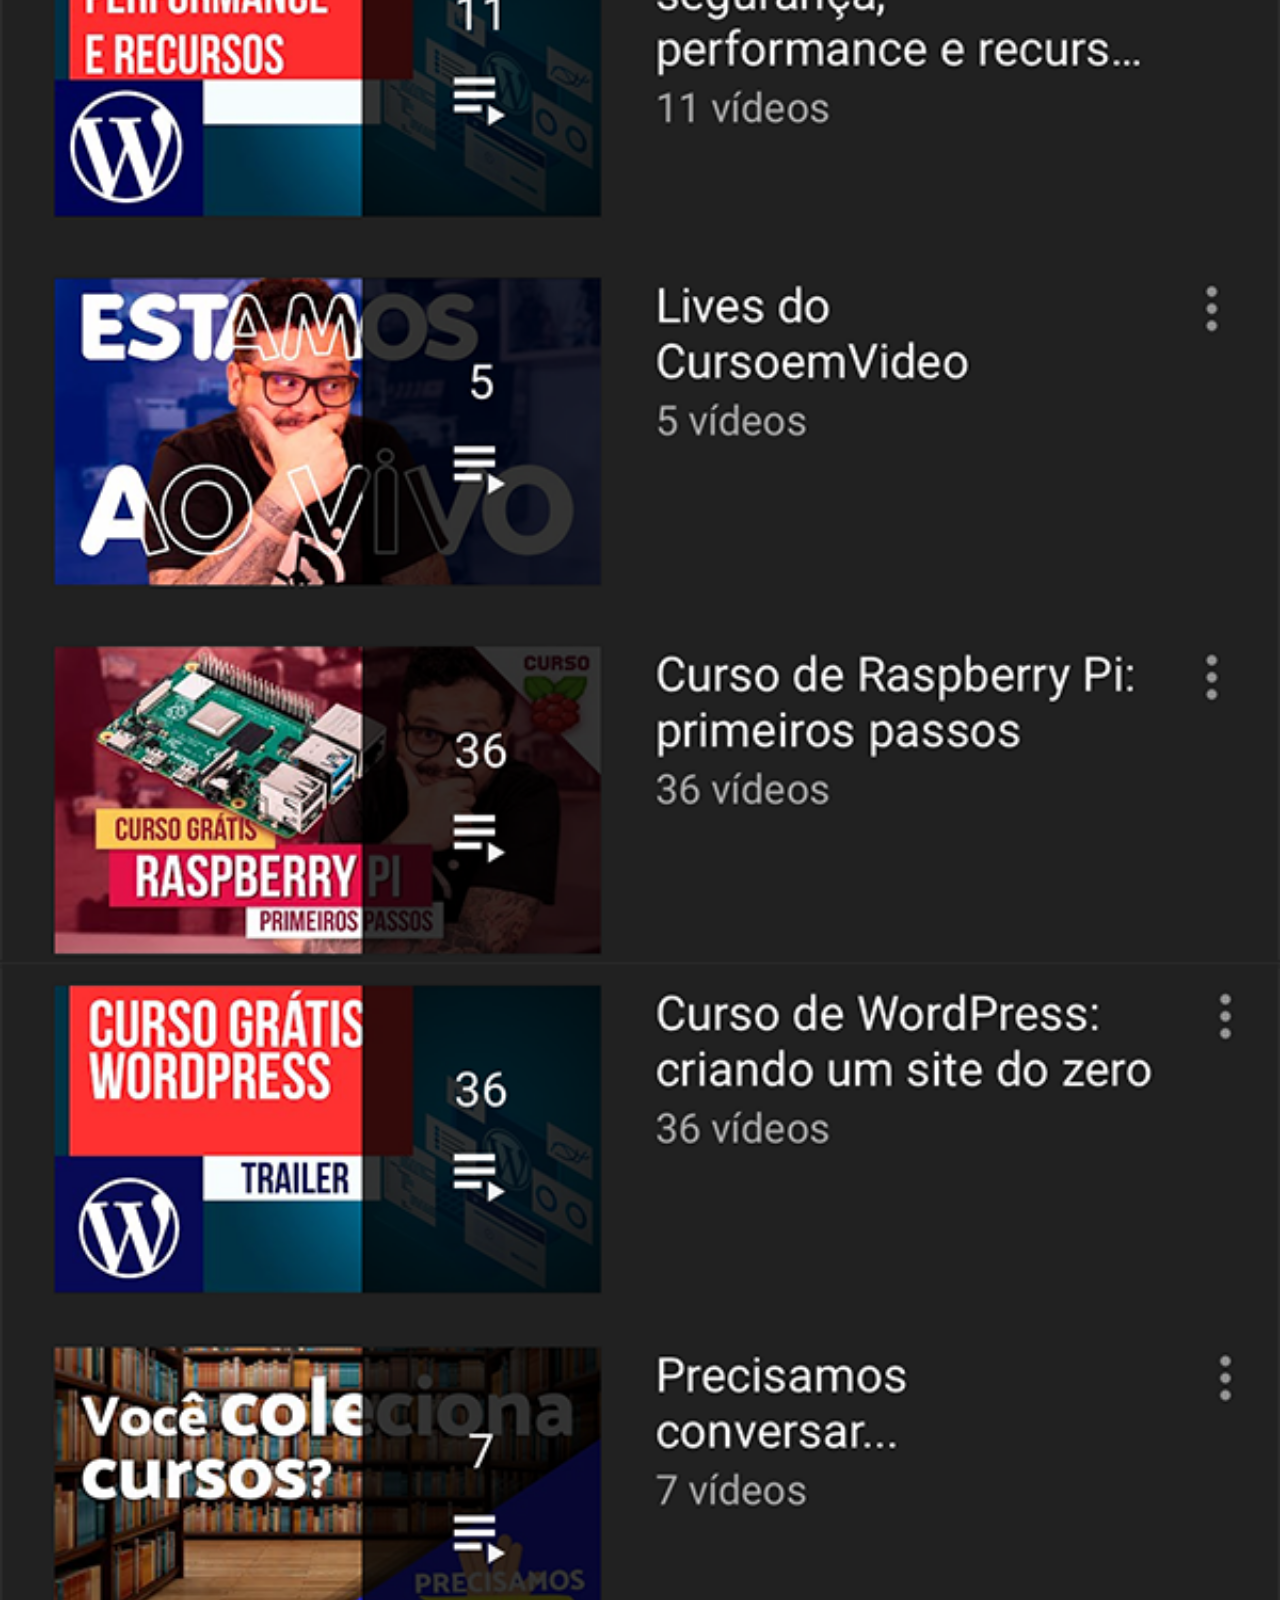
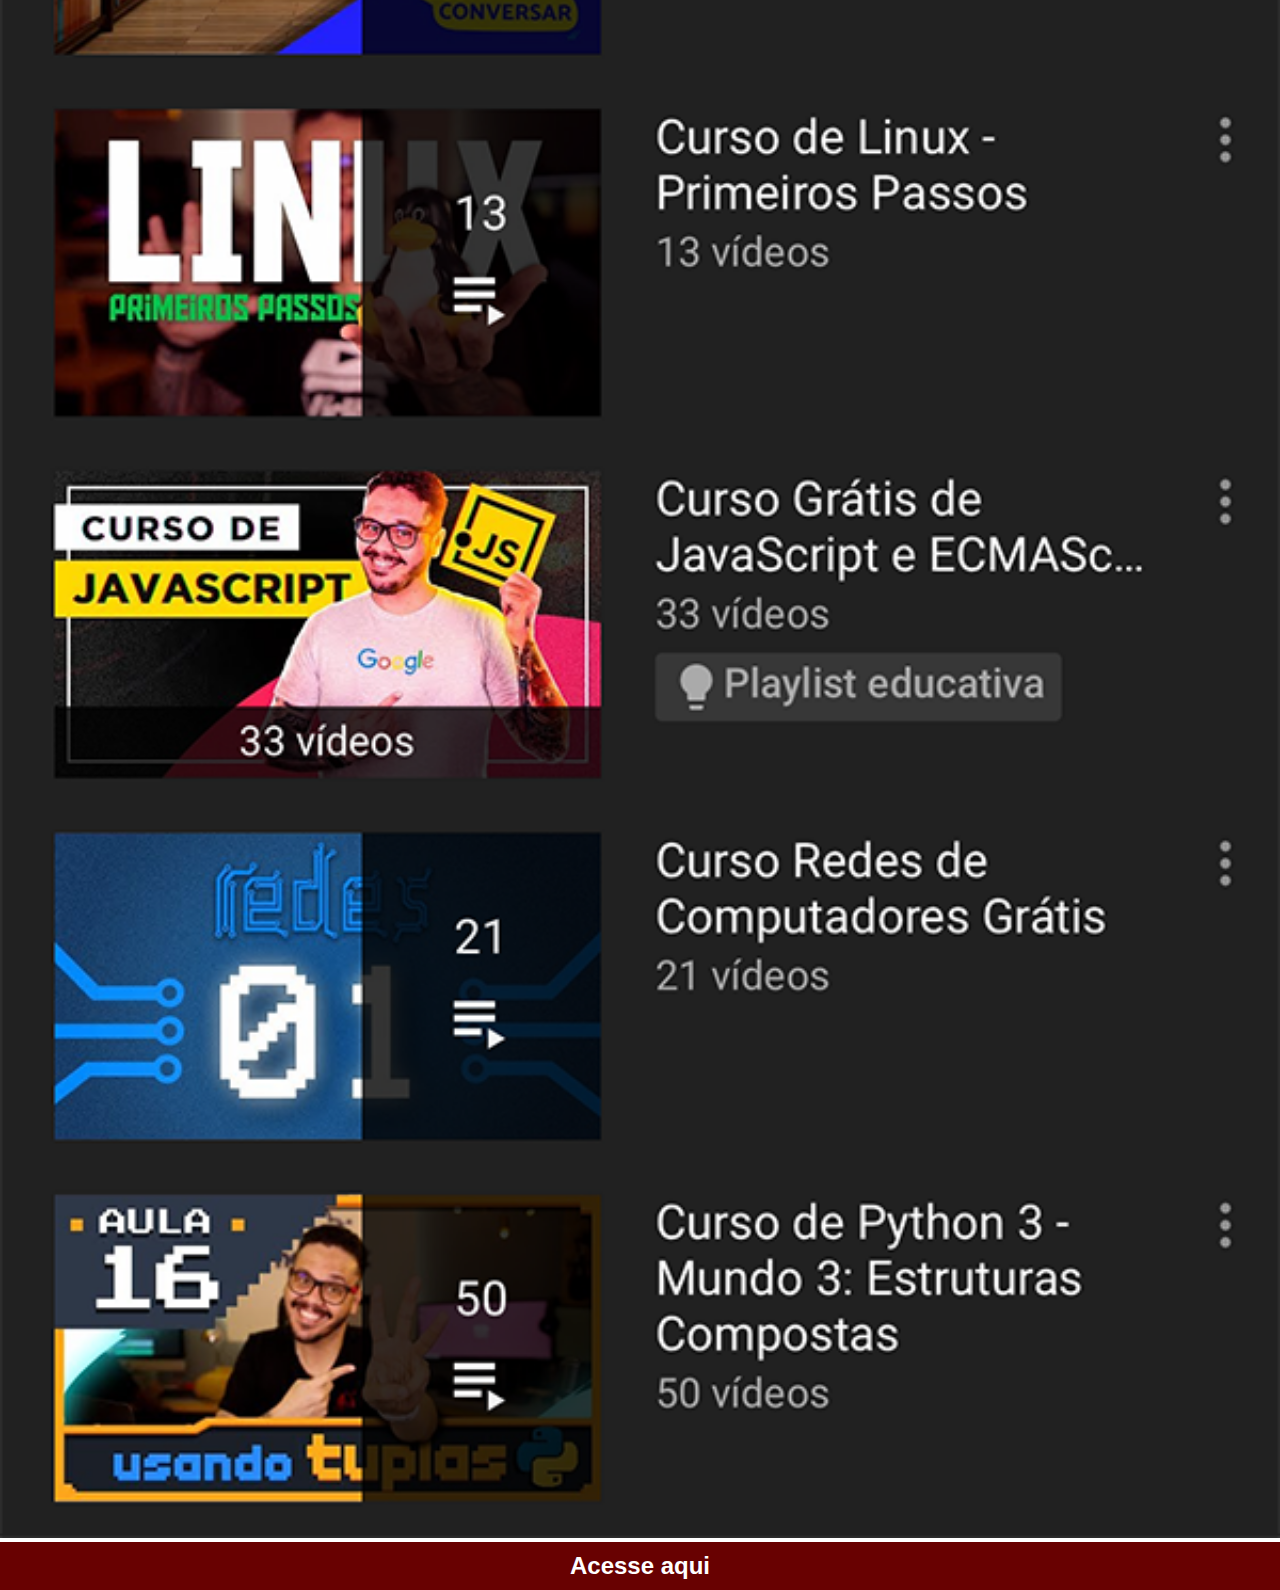
<file: youtube.html>
<!DOCTYPE html>
<html lang="pt-br">
<head>
    <meta charset="UTF-8">
    <meta http-equiv="X-UA-Compatible" content="IE=edge">
    <meta name="viewport" content="width=device-width, initial-scale=1.0">
    <link rel="stylesheet" href="estilos/social.css">
    <title>Youtube</title>
</head>
<body>
    <main>
        <img src="imagens/tela-youtube.png" alt="">
        <a href="https://www.youtube.com/@CursoemVideo/playlists" target="_blank">Acesse aqui</a>
    </main>
</body>
</html>
</file>
<file: estilos/social.css>
@charset "UTF-8";

* {
    margin: 0px;
    padding: 0px;
}

::-webkit-scrollbar {
    width: 0px;
    height: 0px;
}

img {
    width: 100vw;
}

a {
    display: block;
    text-decoration: none;
    font-family: Arial, Helvetica, sans-serif;
    font-weight: bold;
    background-color: rgb(104, 1, 1);
    color:  white;
    font-size: 1.5em;
    padding: 10px;
    text-align: center;
    margin: 0;
    font-weight: bolder;
}

a:hover {
    background-color: rgb(110, 9, 9);
    text-decoration: underline;
}
</file>
